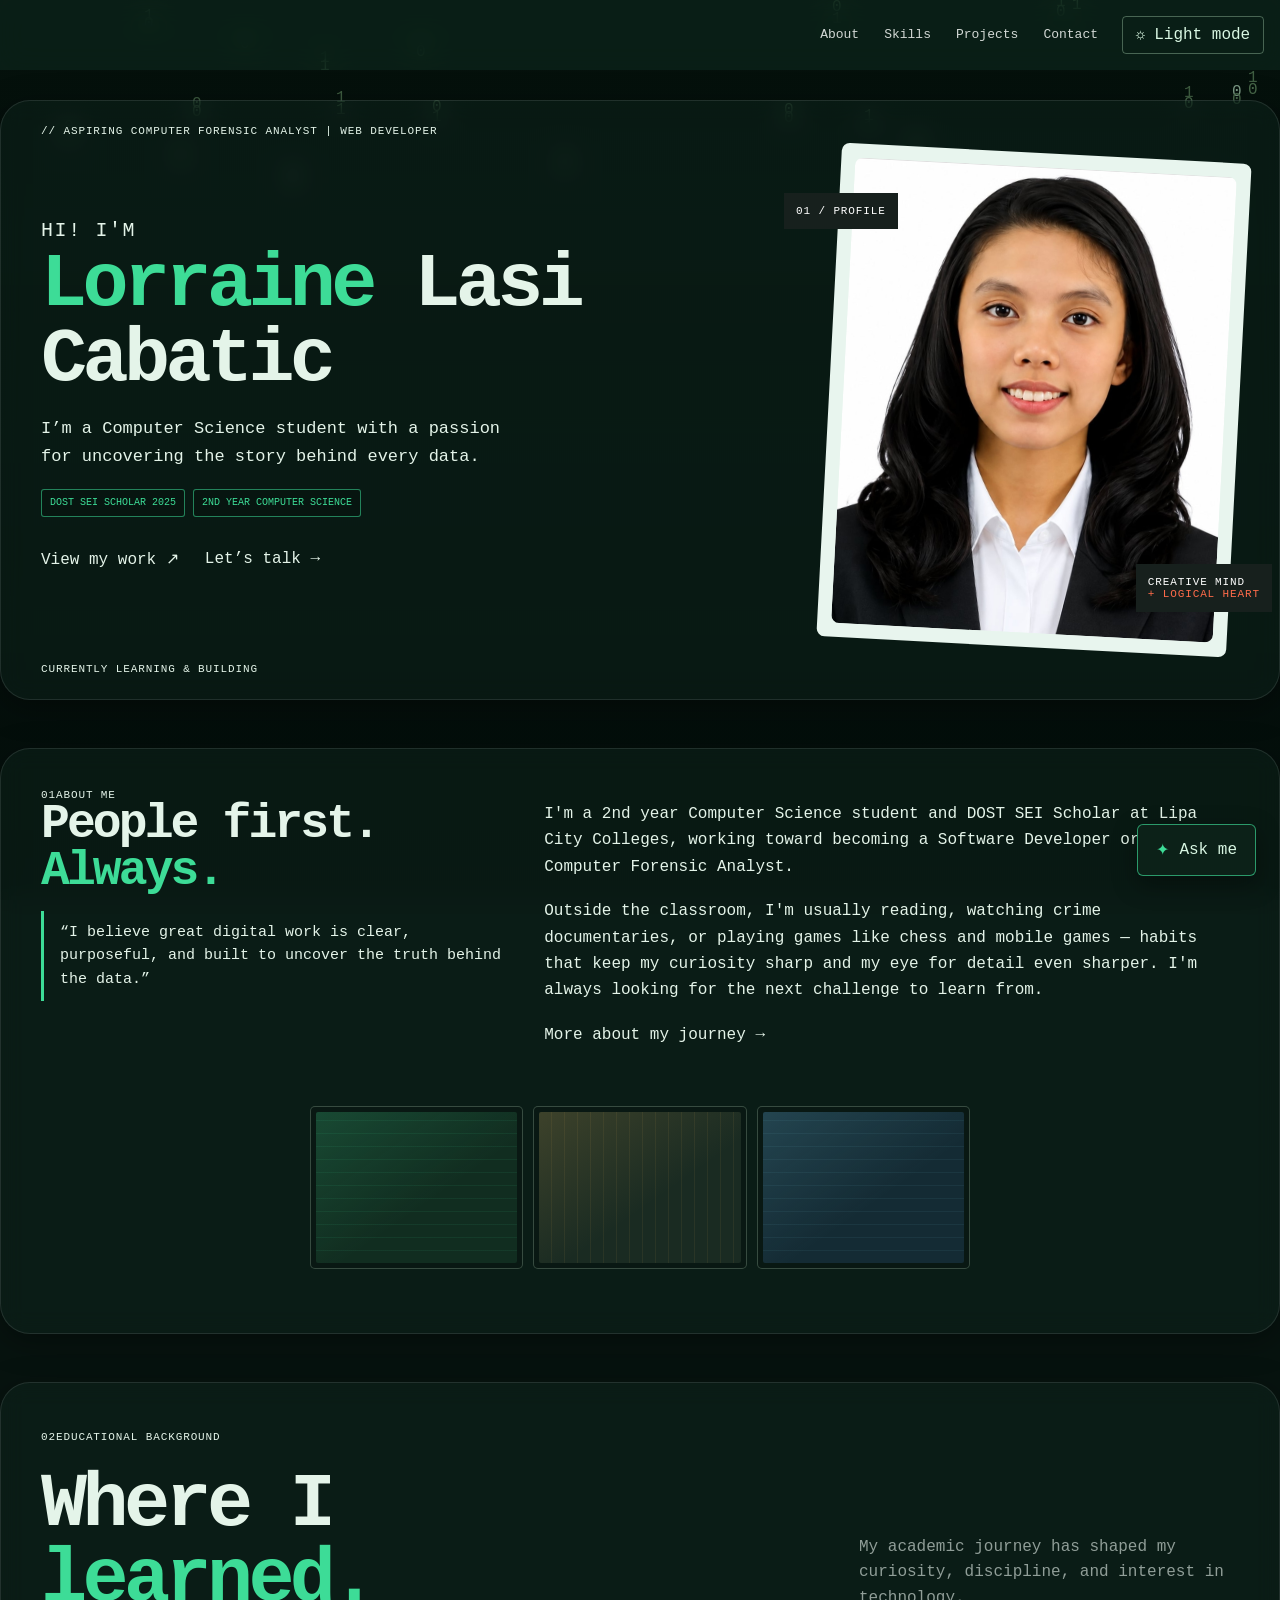
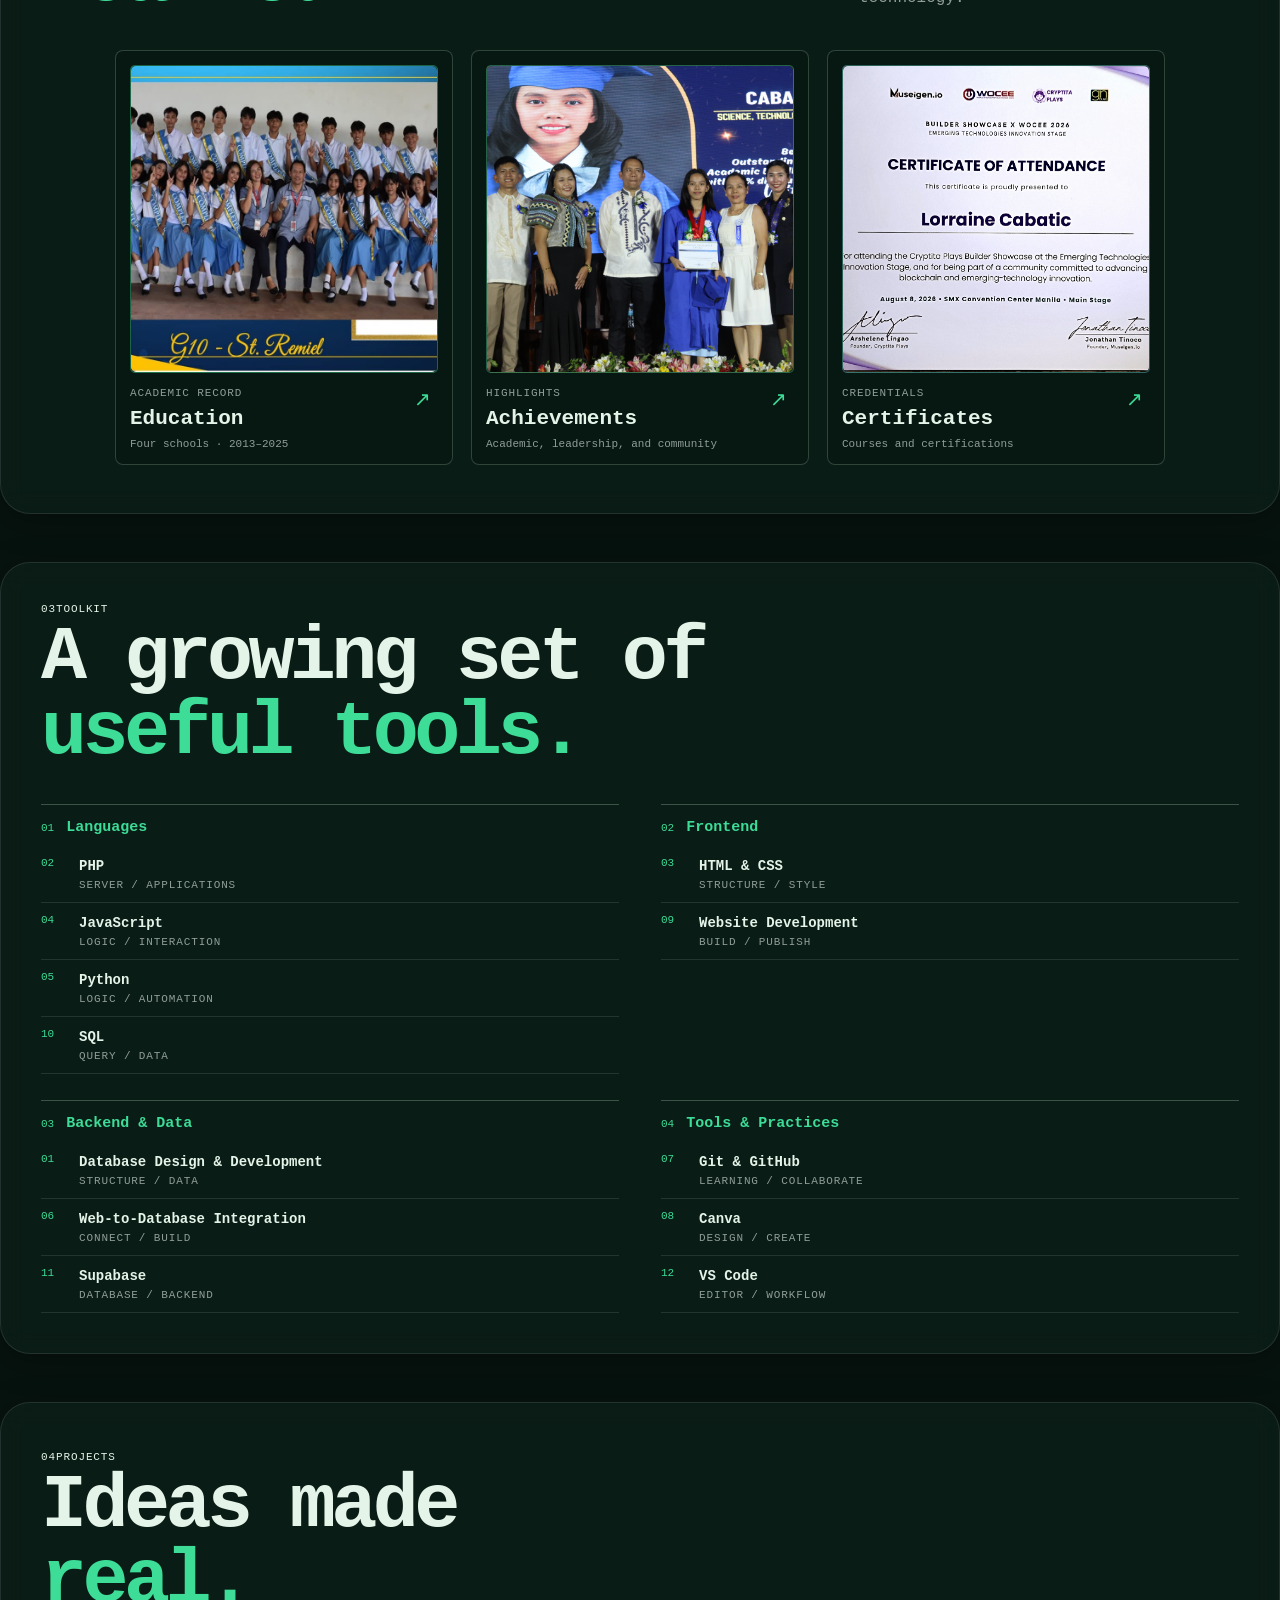
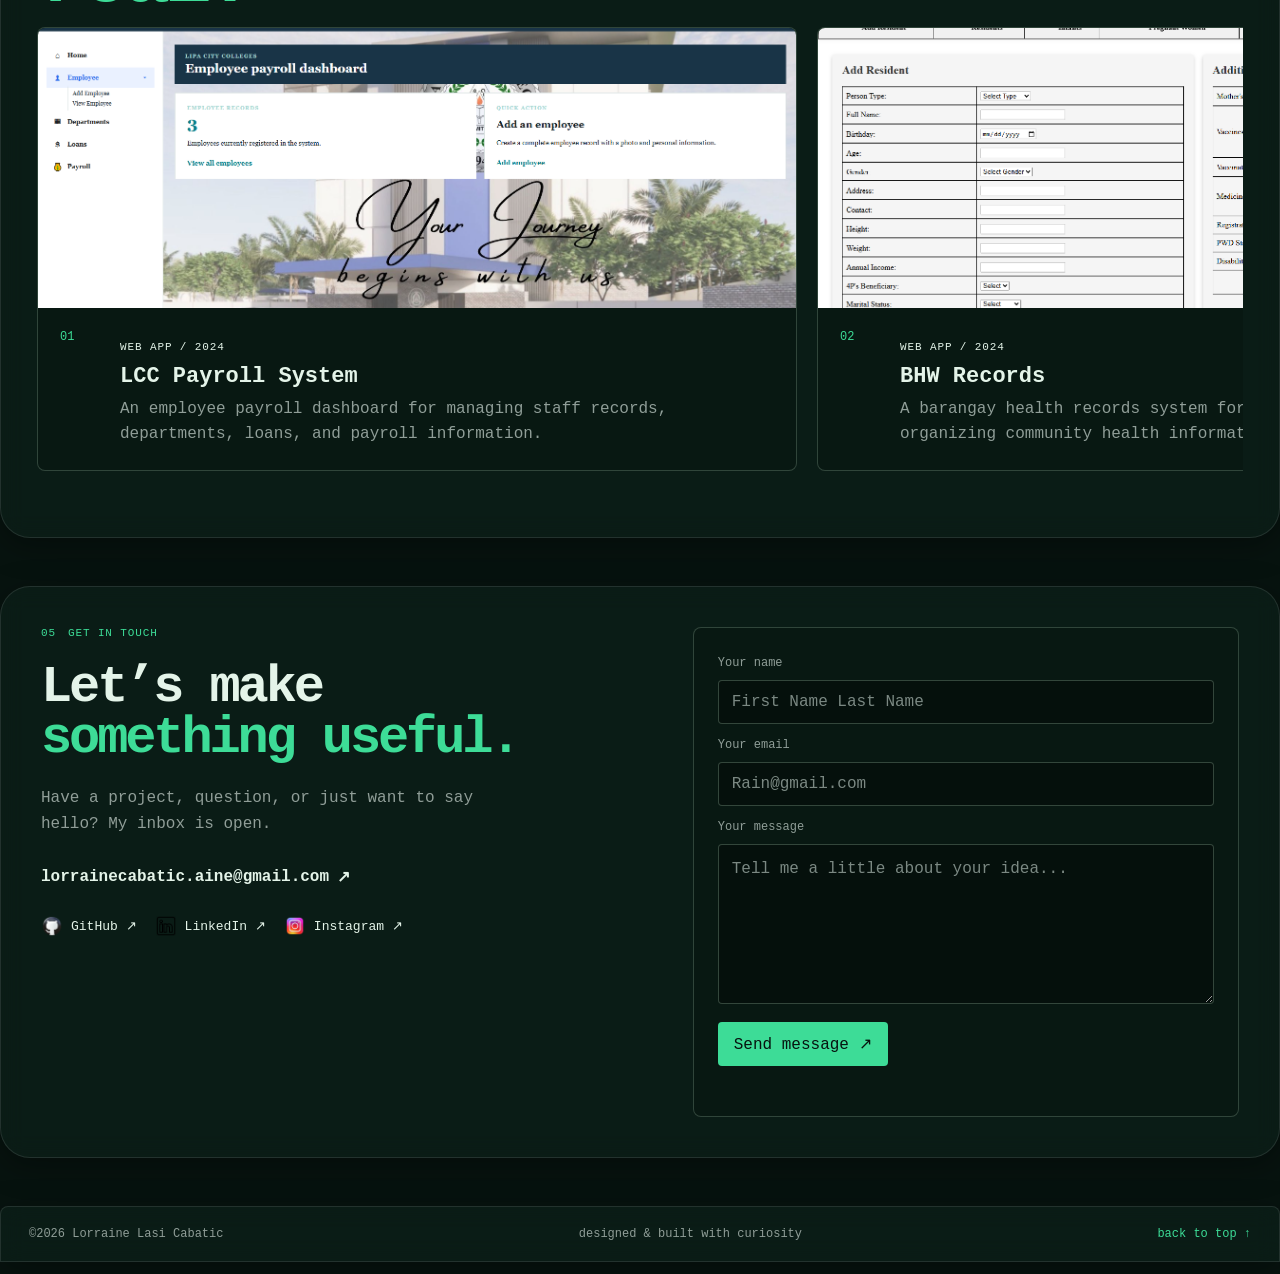
<file: index.html>
<!DOCTYPE html>
<html lang="en">
<head>
    <meta charset="UTF-8">
    <meta name="viewport" content="width=device-width, initial-scale=1.0">
    <title>Document</title>
    <link rel="stylesheet" href="style.css">
    <script src="script.js" defer></script>
</head>
<body>
    <div class="loading-screen" role="status" aria-live="polite" aria-label="Loading portfolio">
        <div class="loading-content">
            <p class="loading-kicker"><span>LORRAINE CABATIC</span><span>PORTFOLIO / 01</span></p>
            <p class="loading-title">DECODING<br><span>DATA</span></p>
            <div class="loading-track" aria-hidden="true"><span class="loading-progress"></span></div>
            <div class="loading-meta"><span>INITIALIZING ARCHIVE</span><span aria-hidden="true">0101 / 1010</span></div>
        </div>
    </div>
    <canvas class="binary-background" aria-hidden="true"></canvas>
    <header class="site-header">
    <nav>
        <button class="nav-menu-toggle" type="button" aria-label="Open navigation menu" aria-expanded="false" aria-controls="primary-navigation" title="Open navigation">
            <span class="nav-menu-icon" aria-hidden="true"><span></span><span></span><span></span></span>
        </button>
        <div class="nav-links">
            <a href="#about">About</a>
            <a href="#skills">Skills</a>
            <a href="#projects">Projects</a>
            <a href="#contact">Contact</a>
        </div>
        <button class="theme-toggle" type="button" aria-label="Switch to light mode" aria-pressed="false" title="Toggle light and dark mode">
            <span class="theme-icon" aria-hidden="true">☼</span>
            <span class="theme-label">Light mode</span>
        </button>
    </nav>
    </header>

    <main>
        <section class="home container" id="home">
            <div class="home-copy reveal">
                <p class="eyebrow">// Aspiring Computer Forensic Analyst | Web Developer</p>
                <div><p class="hello"> Hi! I'm </p>
                <h1><em>Lorraine</em> Lasi Cabatic</h1></div>
                <p class="home-intro">I’m a Computer Science student with a passion for uncovering the story behind every data.</p>
                <div class="binary-boxes" aria-hidden="true">
                    <span>DOST SEI SCHOLAR 2025</span>
                    <span>2ND YEAR COMPUTER SCIENCE</span>
                </div>
                
                <div class="home-actions">
                    <a class="button button-primary" href="#projects">View my work <span>↗</span></a>
                    <a class="text-link" href="#contact">Let’s talk <span>→</span></a>
                </div>
                <p class="status"><span class="pulse"></span> currently learning & building</p>
            </div>
            <div class="home-visual reveal">
                <div class="image-frame"><img src="Profile.jpg" alt="Portrait placeholder for Lorraine Cabatic"></div>
                <div class="visual-tag tag-top">01 / profile</div>
                <div class="visual-tag tag-bottom">creative mind<br><span>+ logical heart</span></div>
            </div>
        </section>
        <section class="about section" id="about">
            <div class="container">
                <div class="section-label"><span>01</span><span>about me</span></div>
                <div class="about-grid">
                    <div class="about-heading">
                        <h2>People first.<br><em>Always.</em></h2>
                        <blockquote class="about-quote"><p>“I believe great digital work is clear, purposeful, and built to uncover the truth behind the data.”</p></blockquote>
                    </div>
                    <div class="about-copy">
                        <p>I'm a 2nd year Computer Science student and DOST SEI Scholar at Lipa City Colleges, working toward becoming a Software Developer or a Computer Forensic Analyst.</p>
                        <p>Outside the classroom, I'm usually reading, watching crime documentaries, or playing games like chess and mobile games — habits that keep my curiosity sharp and my eye for detail even sharper. I'm always looking for the next challenge to learn from.</p>
                        <a class="text-link" href="#education">More about my journey <span>→</span></a>
                    </div>
                    <div class="experience-photos" aria-label="Memorable experiences">
                        <figure class="experience-photo-frame"><div class="experience-photo-placeholder" role="img" aria-label="Memorable experience photo placeholder 1"></div></figure>
                        <figure class="experience-photo-frame"><div class="experience-photo-placeholder" role="img" aria-label="Memorable experience photo placeholder 2"></div></figure>
                        <figure class="experience-photo-frame"><div class="experience-photo-placeholder" role="img" aria-label="Memorable experience photo placeholder 3"></div></figure>
                    </div>
                </div>
            </div>
        </section>

        <section class="education section container" id="education">
            <div class="section-label"><span>02</span><span>educational background</span></div>
            <div class="education-heading"><h2>Where I<br><em>learned.</em></h2><p>My academic journey has shaped my curiosity, discipline, and interest in technology.</p></div>
            <div class="education-cards">
                <button class="education-card" type="button" data-open-dialog="education-dialog" aria-haspopup="dialog">
                    <span class="education-photo-slot"><img class="education-card-image" src="Edu2.jpeg" alt="Lorraine receiving recognition at her school moving-up ceremony"></span>
                    <span class="education-card-copy"><span class="education-card-kicker">Academic record</span><strong>Education</strong><span>Four schools · 2013–2025</span></span>
                    <span class="education-card-arrow" aria-hidden="true">↗</span>
                </button>
                <button class="education-card" type="button" data-open-dialog="achievements-dialog" aria-haspopup="dialog">
                    <span class="education-photo-slot achievement-photo-slot"><img class="education-card-image" src="Ach1.JPG" alt="Lorraine celebrating with classmates at graduation"></span>
                    <span class="education-card-copy"><span class="education-card-kicker">Highlights</span><strong>Achievements</strong><span>Academic, leadership, and community</span></span>
                    <span class="education-card-arrow" aria-hidden="true">↗</span>
                </button>
                <button class="education-card" type="button" data-open-dialog="certificates-dialog" aria-haspopup="dialog">
                    <span class="education-photo-slot certificate-photo-slot"><img class="education-card-image" src="Cert 2.jpg" alt="Lorraine and classmates displaying event certificates"></span>
                    <span class="education-card-copy"><span class="education-card-kicker">Credentials</span><strong>Certificates</strong><span>Courses and certifications</span></span>
                    <span class="education-card-arrow" aria-hidden="true">↗</span>
                </button>
            </div>

            <dialog class="education-dialog" id="education-dialog" aria-labelledby="education-dialog-title">
                <div class="education-dialog-panel">
                    <div class="education-dialog-heading">
                        <div><p class="education-card-kicker">Academic record</p><h2 id="education-dialog-title">Education</h2></div>
                        <button class="education-dialog-close" type="button" aria-label="Close education details">×</button>
                    </div>
                    <div class="education-dialog-content">
                        <div class="education-dialog-media">
                            <div class="education-gallery" data-gallery role="region" aria-label="Education photos">
                                <div class="education-gallery-track" tabindex="0" aria-label="Swipe or scroll through education photos">
                                    <div class="education-gallery-slide"><img class="education-gallery-image" src="Edu1.jpeg" alt="Students gathered for a school celebration"></div>
                                    <div class="education-gallery-slide"><img class="education-gallery-image" src="Edu2.jpeg" alt="Students at an eighth-grade moving-up ceremony"></div>
                                </div>
                                <div class="education-gallery-controls">
                                    <button class="education-gallery-arrow" type="button" data-gallery-previous aria-label="Previous education photo" title="Previous photo">←</button>
                                    <div class="education-gallery-dots" role="group" aria-label="Education photo pages">
                                        <button class="education-gallery-dot" type="button" data-gallery-page="0" aria-label="Show education photo 1" aria-current="true"></button>
                                        <button class="education-gallery-dot" type="button" data-gallery-page="1" aria-label="Show education photo 2"></button>
                                    </div>
                                    <button class="education-gallery-arrow" type="button" data-gallery-next aria-label="Next education photo" title="Next photo">→</button>
                                </div>
                            </div>
                            <p class="education-dialog-description">A record of my studies from elementary through senior high school, including the schools and milestones that shaped my path in computer science.</p>
                        </div>
                        <div class="education-dialog-list">
                            <article class="education-item"><span class="education-years">2013–2019</span><div><h3>Elementary</h3><p>Sto. Toribio Elementary School</p></div></article>
                            <article class="education-item"><span class="education-years">2019–2021</span><div><h3>Junior High School</h3><p>The Mabini Academy</p></div></article>
                            <article class="education-item"><span class="education-years">2021–2023</span><div><h3>Junior High School</h3><p>San Celestino Integrated National High School</p><small>Graduated among the top 5</small></div></article>
                            <article class="education-item"><span class="education-years">2023–2025</span><div><h3>Senior High School</h3><p>San Celestino Integrated National High School</p><small>Graduated among the top 5</small></div></article>
                        </div>
                    </div>
                </div>
            </dialog>

            <dialog class="education-dialog" id="achievements-dialog" aria-labelledby="achievements-dialog-title">
                <div class="education-dialog-panel">
                    <div class="education-dialog-heading">
                        <div><p class="education-card-kicker">Highlights</p><h2 id="achievements-dialog-title">Achievements</h2></div>
                        <button class="education-dialog-close" type="button" aria-label="Close achievement details">×</button>
                    </div>
                    <div class="education-dialog-content">
                        <div class="education-dialog-media">
                            <div class="education-gallery" data-gallery role="region" aria-label="Achievement photos">
                                <div class="education-gallery-track" tabindex="0" aria-label="Swipe or scroll through achievement photos">
                                    <div class="education-gallery-slide"><img class="education-gallery-image" src="Ach1.JPG" alt="Lorraine with classmates at a graduation celebration"></div>
                                    <div class="education-gallery-slide"><img class="education-gallery-image" src="Ach2.jpeg" alt="Students recognized at a school awards ceremony"></div>
                                    <div class="education-gallery-slide"><img class="education-gallery-image" src="Edu3.jpg" alt="Students celebrating an academic achievement"></div>
                                    <div class="education-gallery-slide"><img class="education-gallery-image" src="Ach3.jpg" alt="Lorraine and classmates at the WOCEE technology expo"></div>
                                </div>
                                <div class="education-gallery-controls">
                                    <button class="education-gallery-arrow" type="button" data-gallery-previous aria-label="Previous achievement photo" title="Previous photo">←</button>
                                    <div class="education-gallery-dots" role="group" aria-label="Achievement photo pages">
                                        <button class="education-gallery-dot" type="button" data-gallery-page="0" aria-label="Show achievement photo 1" aria-current="true"></button>
                                        <button class="education-gallery-dot" type="button" data-gallery-page="1" aria-label="Show achievement photo 2"></button>
                                        <button class="education-gallery-dot" type="button" data-gallery-page="2" aria-label="Show achievement photo 3"></button>
                                        <button class="education-gallery-dot" type="button" data-gallery-page="3" aria-label="Show achievement photo 4"></button>
                                    </div>
                                    <button class="education-gallery-arrow" type="button" data-gallery-next aria-label="Next achievement photo" title="Next photo">→</button>
                                </div>
                            </div>
                            <p class="education-dialog-description">Academic honors, student leadership, and competition milestones from my years in school and college.</p>
                        </div>
                        <div class="achievement-dialog-list">
                            <article class="achievement-item"><span>2026–2027</span><p>JPCS – LCC Chapter Secretary</p></article>
                            <article class="achievement-item"><span>2025–2026</span><p>2nd Semester Dean’s Lister</p></article>
                            <article class="achievement-item"><span>2021–2025</span><p>Consistent Honor Student</p></article>
                            <article class="achievement-item"><span>2024–2025</span><p>Math Club President</p></article>
                            <article class="achievement-item"><span>2023–2025</span><p>Student Athlete</p></article>
                            <article class="achievement-item"><span>2023</span><p>ADL Young Master’s Quiz Bee Season 4 – 3rd Place</p></article>
                            <article class="achievement-item"><span>2021</span><p>Math Oral Competition Champion, Grade 9 Level</p></article>
                        </div>
                    </div>
                </div>
            </dialog>

            <dialog class="education-dialog" id="certificates-dialog" aria-labelledby="certificates-dialog-title">
                <div class="education-dialog-panel">
                    <div class="education-dialog-heading">
                        <div><p class="education-card-kicker">Credentials</p><h2 id="certificates-dialog-title">Certificates</h2></div>
                        <button class="education-dialog-close" type="button" aria-label="Close certificate details">×</button>
                    </div>
                    <div class="education-dialog-media certificate-dialog-media">
                        <div class="education-gallery" data-gallery role="region" aria-label="Certificate photos">
                            <div class="education-gallery-track" tabindex="0" aria-label="Swipe or scroll through certificate photos">
                                <div class="education-gallery-slide certificate-gallery-slide"><img class="education-gallery-image" src="Cert 1.jpg" alt="WOCEE 2026 certificate of attendance awarded to Lorraine Cabatic"></div>
                                <div class="education-gallery-slide certificate-gallery-slide"><img class="education-gallery-image" src="Cert 2.jpg" alt="WOCEE 2026 certificate of attendance"></div>
                            </div>
                            <div class="education-gallery-controls">
                                <button class="education-gallery-arrow" type="button" data-gallery-previous aria-label="Previous certificate photo" title="Previous photo">←</button>
                                <div class="education-gallery-dots" role="group" aria-label="Certificate photo pages">
                                    <button class="education-gallery-dot" type="button" data-gallery-page="0" aria-label="Show certificate photo 1" aria-current="true"></button>
                                    <button class="education-gallery-dot" type="button" data-gallery-page="1" aria-label="Show certificate photo 2"></button>
                                </div>
                                <button class="education-gallery-arrow" type="button" data-gallery-next aria-label="Next certificate photo" title="Next photo">→</button>
                            </div>
                        </div>
                        <p class="education-dialog-description">A collection of certificates and course credentials from my ongoing learning.</p>
                    </div>
                </div>
            </dialog>
        </section>

        <section class="skills section" id="skills">
            <div class="container">
                <div class="section-label"><span>03</span><span>toolkit</span></div>
                <h2>A growing set of<br><em>useful tools.</em></h2>
                <div class="toolkit-groups">
                    <div class="toolkit-group">
                        <h3><span>01</span>Languages</h3>
                        <div class="toolkit-items">
                            <div class="skill-item"><span>02</span><div><strong>PHP</strong><small>server / applications</small></div></div>
                            <div class="skill-item"><span>04</span><div><strong>JavaScript</strong><small>logic / interaction</small></div></div>
                            <div class="skill-item"><span>05</span><div><strong>Python</strong><small>logic / automation</small></div></div>
                            <div class="skill-item"><span>10</span><div><strong>SQL</strong><small>query / data</small></div></div>
                        </div>
                    </div>
                    <div class="toolkit-group">
                        <h3><span>02</span>Frontend</h3>
                        <div class="toolkit-items">
                            <div class="skill-item"><span>03</span><div><strong>HTML &amp; CSS</strong><small>structure / style</small></div></div>
                            <div class="skill-item"><span>09</span><div><strong>Website Development</strong><small>build / publish</small></div></div>
                        </div>
                    </div>
                    <div class="toolkit-group">
                        <h3><span>03</span>Backend &amp; Data</h3>
                        <div class="toolkit-items">
                            <div class="skill-item"><span>01</span><div><strong>Database Design &amp; Development</strong><small>structure / data</small></div></div>
                            <div class="skill-item"><span>06</span><div><strong>Web-to-Database Integration</strong><small>connect / build</small></div></div>
                            <div class="skill-item"><span>11</span><div><strong>Supabase</strong><small>database / backend</small></div></div>
                        </div>
                    </div>
                    <div class="toolkit-group">
                        <h3><span>04</span>Tools &amp; Practices</h3>
                        <div class="toolkit-items">
                            <div class="skill-item"><span>07</span><div><strong>Git &amp; GitHub</strong><small>learning / collaborate</small></div></div>
                            <div class="skill-item"><span>08</span><div><strong>Canva</strong><small>design / create</small></div></div>
                            <div class="skill-item"><span>12</span><div><strong>VS Code</strong><small>editor / workflow</small></div></div>
                        </div>
                    </div>
                </div>
            </div>
        </section>

        <section class="projects section container" id="projects">
            <div class="section-label"><span>04</span><span>Projects</span></div>
            <div class="projects-heading"><h2>Ideas made<br><em>real.</em></h2></div>
            <div class="project-grid">
                <article class="project-card project-one" tabindex="0" role="button" aria-haspopup="dialog" aria-label="Open LCC Payroll System details" data-open-dialog="payroll-project-dialog">
                    <img class="project-image" src="Payrollsys.png" alt="LCC Payroll System employee payroll dashboard interface">
                    <div class="project-details">
                        <div class="project-number">01</div>
                        <div><p class="project-type">web app / 2024</p><h3>LCC Payroll System</h3><p>An employee payroll dashboard for managing staff records, departments, loans, and payroll information.</p></div>
                    </div>
                </article>
                <article class="project-card project-two" tabindex="0" role="button" aria-haspopup="dialog" aria-label="Open BHW Records details" data-open-dialog="bhw-project-dialog">
                    <img class="project-image" src="bhw.png" alt="Barangay e-Health Records resident registration interface">
                    <div class="project-details">
                        <div class="project-number">02</div>
                        <div><p class="project-type">web app / 2024</p><h3>BHW Records</h3><p>A barangay health records system for registering residents and organizing community health information.</p></div>
                    </div>
                </article>
            </div>
            <dialog class="education-dialog project-dialog" id="payroll-project-dialog" aria-labelledby="payroll-project-title">
                <div class="education-dialog-panel">
                    <div class="education-dialog-heading">
                        <div><p class="education-card-kicker">Web app / 2024</p><h2 id="payroll-project-title">LCC Payroll System</h2></div>
                        <button class="education-dialog-close" type="button" aria-label="Close LCC Payroll System details">×</button>
                    </div>
                    <img class="project-dialog-image" src="Payrollsys.png" alt="LCC Payroll System employee payroll dashboard">
                    <p class="project-dialog-description">A payroll dashboard for managing employee records, departments, loans, and payroll information.</p>
                </div>
            </dialog>
            <dialog class="education-dialog project-dialog" id="bhw-project-dialog" aria-labelledby="bhw-project-title">
                <div class="education-dialog-panel">
                    <div class="education-dialog-heading">
                        <div><p class="education-card-kicker">Web app / 2024</p><h2 id="bhw-project-title">BHW Records</h2></div>
                        <button class="education-dialog-close" type="button" aria-label="Close BHW Records details">×</button>
                    </div>
                    <img class="project-dialog-image" src="bhw.png" alt="Barangay e-Health Records resident registration interface">
                    <p class="project-dialog-description">A barangay health records system for registering residents and organizing community health information.</p>
                </div>
            </dialog>
        </section>

        <button class="chat-launcher" type="button" aria-label="Open Lorraine's assistant" aria-controls="chat-modal" aria-expanded="false"><span class="chat-launcher-icon">✦</span><span>Ask me</span></button>
        <div class="chat-modal" id="chat-modal" role="dialog" aria-labelledby="chat-title" hidden>
            <div class="chat-dialog">
                <div class="chat-dialog-heading">
                    <div>
                        <p class="chat-kicker"><span class="online-dot"></span> lorraine_bot <span class="chat-status">online</span></p>
                        <h2 id="chat-title">Ask me anything.</h2>
                    </div>
                    <button class="chat-close" type="button" aria-label="Close assistant" data-close-chat>×</button>
                </div>
                <p class="chat-dialog-intro">I can tell you about Lorraine's studies, skills, and contact details.</p>
                <div class="chat-window">
                    <div class="chat-messages" aria-live="polite">
                        <div class="bot-message">Hi! I’m Lorraine’s mini assistant. What would you like to know?</div>
                    </div>
                    <div class="quick-questions">
                        <button type="button" data-question="What do you study?">What do you study?</button>
                        <button type="button" data-question="What are your skills?">Your skills?</button>
                        <button type="button" data-question="How can I contact you?">Contact details?</button>
                    </div>
                    <form class="chat-form">
                        <input type="text" placeholder="Ask me something..." aria-label="Ask about Lorraine">
                        <button type="submit" aria-label="Send question">↑</button>
                    </form>
                </div>
            </div>
        </div>

        <section class="contact section" id="contact"><div class="container contact-grid">
            <div>
                <div class="section-label">
                    <span>05</span><span>get in touch</span>
                </div>
                <h2>Let’s make<br><em>something useful.</em></h2>
                <p>Have a project, question, or just want to say hello? My inbox is open.</p>
                <a class="email" href="mailto:lorrainecabatic.aine@gmail.com">lorrainecabatic.aine@gmail.com <span>↗</span></a>
                <div class="socials">
                    <a class="github-link" href="https://github.com/RAINEEEE-ASI" target="_blank" rel="noreferrer"><img class="social-logo" src="github.png" alt=""> GitHub ↗</a>
                    <a class="linkedin-link" href="https://www.linkedin.com/in/lorraine-cabatic-2728a6435/" target="_blank" rel="noreferrer"><img class="social-logo" src="linkedin.png" alt=""> LinkedIn ↗</a>
                    <a class="instagram-link" href="https://www.instagram.com/aine_asi/" target="_blank" rel="noreferrer"><img class="social-logo" src="instagram.png" alt=""> Instagram ↗</a>
                </div>
            </div>
            <form class="contact-form">
                <label for="name">Your name</label>
                <input id="name" type="text" placeholder="First Name Last Name" required>
                <label for="email">Your email</label>
                <input id="email" type="email" placeholder="Rain@gmail.com" required>
                <label for="message">Your message</label>
                <textarea id="message" rows="4" placeholder="Tell me a little about your idea..." required></textarea>
                <button class="button button-primary" type="submit">Send message <span>↗</span></button>
                <p class="form-note" aria-live="polite"></p>
            </form>
        </div>
    </section>
    </main>
    <footer class="footer container">
    <span>©2026 Lorraine Lasi Cabatic</span>
    <span>designed & built with curiosity</span>
    <a href="#home">back to top ↑</a>
</footer>
</body>
</html>
</file>
<file: style.css>
:root {
  --ink: #17201d;
  --paper: white;
  --muted: #909e98;
  --line: #cbd1c9;
  --acid: #FF6B4A;
  --orange: #3DDC97;
  --dark: #17201d;
  --grayishwhite: #d2d8d5;
}

* {
	box-sizing: border-box;
}

html, body {
	min-height: 100%;
	margin: 0;
}

body {
	min-height: 100vh;
	overflow-x: hidden;
	background: #07130f;
	color: #e4f4e9;
	cursor: url("data:image/svg+xml,%3Csvg xmlns='http://www.w3.org/2000/svg' width='32' height='32' viewBox='0 0 32 32'%3E%3Ccircle cx='12' cy='12' r='8' fill='none' stroke='%2307130f' stroke-width='4'/%3E%3Cpath d='m18 18 9 9' fill='none' stroke='%2307130f' stroke-width='5' stroke-linecap='round'/%3E%3Ccircle cx='12' cy='12' r='8' fill='none' stroke='%23e4f4e9' stroke-width='2.5'/%3E%3Cpath d='m18 18 9 9' fill='none' stroke='%23e4f4e9' stroke-width='2.5' stroke-linecap='round'/%3E%3C/svg%3E") 12 12, auto;
	font-family: "Courier New", monospace;
}

.loading-screen {
  position: fixed;
  inset: 0;
  z-index: 1000;
  display: grid;
  place-items: center;
  padding: 24px;
  background: #07130f;
  color: #e4f4e9;
  opacity: 1;
  visibility: visible;
  transition: opacity 420ms ease, visibility 0s linear 420ms;
}

.loading-screen.is-hidden {
  opacity: 0;
  visibility: hidden;
  pointer-events: none;
}

.loading-content {
  width: min(100%, 480px);
}

.loading-kicker,
.loading-meta {
  display: flex;
  justify-content: space-between;
  gap: 16px;
  margin: 0;
  color: #9bad9f;
  font-size: 11px;
  letter-spacing: 0.08em;
}

.loading-title {
  margin: 36px 0 28px;
  font-size: 64px;
  font-weight: 700;
  line-height: 0.9;
}

.loading-title span {
  color: #3ddc97;
}

.loading-track {
  height: 2px;
  overflow: hidden;
  background: rgb(190 231 199 / 20%);
}

.loading-progress {
  display: block;
  width: 100%;
  height: 100%;
  background: #3ddc97;
  transform: scaleX(0);
  transform-origin: left;
  animation: loading-fill 1.6s cubic-bezier(0.45, 0, 0.2, 1) forwards;
}

.loading-meta {
  margin-top: 12px;
}

@keyframes loading-fill {
  to { transform: scaleX(1); }
}

@media (max-width: 480px) {
  .loading-title {
    font-size: 48px;
  }
}

@media (prefers-reduced-motion: reduce) {
  .loading-screen {
    transition: none;
  }

  .loading-progress {
    transform: scaleX(1);
    animation: none;
  }
}

a {
  color: inherit;
  text-decoration: none;
}

.binary-background {
	position: fixed;
	inset: 0;
	z-index: 0;
	display: block;
	width: 100%;
	height: 100%;
	pointer-events: none;
}

body::after {
	position: fixed;
	inset: 0;
	z-index: 1;
	background: linear-gradient(180deg, rgb(4 13 10 / 30%), rgb(4 13 10 / 58%));
	content: "";
	pointer-events: none;
}

/* Site Header */

.site-header {
  position: fixed;
  width: 100%;
  top: 0;
  z-index: 10;
  background: rgba(16, 40, 31, 0.6);
  backdrop-filter: blur(14px) saturate(140%);
}

nav,
main {
	position: relative;
	z-index: 2;
}

main {
  padding-top: 100px;
}

nav {
	display: flex;
  align-items: center;
	justify-content: flex-end;
  gap: 24px;
	padding: 1rem;
}

.nav-menu-toggle {
  display: none;
  width: 44px;
  height: 44px;
  place-items: center;
  border: 1px solid rgb(190 231 199 / 35%);
  border-radius: 4px;
  background: transparent;
  color: inherit;
  cursor: pointer;
}

.nav-menu-icon,
.nav-menu-icon span {
  display: block;
  width: 19px;
}

.nav-menu-icon {
  display: grid;
  gap: 5px;
}

.nav-menu-icon span {
  height: 2px;
  border-radius: 2px;
  background: currentColor;
}

.nav-menu-toggle:focus-visible {
  outline: 2px solid var(--orange);
  outline-offset: 2px;
}

.nav-links {
  display: flex;
  align-items: center;
  gap: 25px;
  font-size: 13px;
  color: var(--grayishwhite);
}

.nav-links a:hover, .text-link:hover, .project-link:hover {
  color: var(--orange);  
}

/* Theme Toggle */

.theme-toggle {
	display: inline-flex;
	align-items: center;
	gap: 0.55rem;
	padding: 0.55rem 0.8rem;
	border: 1px solid rgb(190 231 199 / 35%);
	border-radius: 4px;
	background: transparent;
	color: #d9f7e3;
	font: inherit;
	cursor:auto;   
}

.theme-toggle:focus-visible {
	outline: 2px solid currentColor;
	outline-offset: 3px;
}

.chat-launcher {
  position: fixed;
  right: 24px;
  bottom: 24px;
  z-index: 20;
  display: inline-flex;
  align-items: center;
  gap: 10px;
  min-height: 52px;
  padding: 0 18px;
  border: 1px solid rgb(61 220 151 / 65%);
  border-radius: 6px;
  background: #0c2118;
  box-shadow: 0 8px 24px rgb(0 0 0 / 35%);
  color: #d9f7e3;
  font: inherit;
  touch-action: none;
  user-select: none;
  cursor: grab;
}

.chat-launcher:active {
  cursor: grabbing;
}

.chat-launcher-icon {
  color: var(--orange);
}

body[data-theme="light"] .chat-launcher {
  border-color: #0a7a4b;
  background: #e3f1e9;
  color: #104724;
}

.chat-modal {
  position: fixed;
  right: 24px;
  bottom: 88px;
  z-index: 19;
  width: min(360px, calc(100vw - 32px));
  height: min(560px, calc(100dvh - 112px));
  border: 1px solid rgb(190 231 199 / 24%);
  border-radius: 8px;
  background: #0b1d14;
  box-shadow: 0 18px 54px rgb(0 0 0 / 48%);
  color: #e4f4e9;
}

.chat-modal[hidden] {
  display: none;
}

.chat-dialog {
  display: flex;
  height: 100%;
  min-height: 0;
  flex-direction: column;
  overflow: hidden;
}

.chat-dialog-heading {
  display: flex;
  flex: 0 0 auto;
  align-items: center;
  justify-content: space-between;
  gap: 14px;
  padding: 16px 18px 14px;
  border-bottom: 1px solid rgb(190 231 199 / 16%);
}

.chat-kicker {
  display: flex;
  align-items: center;
  gap: 7px;
  margin: 0 0 5px;
  color: #9bad9f;
  font-size: 11px;
}

.chat-status {
  color: var(--orange);
}

.chat-dialog-heading h2 {
  margin: 0;
  font-size: 20px;
}

.chat-close {
  flex: 0 0 38px;
  width: 38px;
  height: 38px;
  border: 1px solid rgb(190 231 199 / 25%);
  border-radius: 4px;
  background: transparent;
  color: inherit;
  font: inherit;
  font-size: 24px;
  cursor: pointer;
}

.chat-close:focus-visible,
.chat-form button:focus-visible,
.quick-questions button:focus-visible {
  outline: 2px solid var(--orange);
  outline-offset: 2px;
}

.chat-dialog-intro {
  flex: 0 0 auto;
  margin: 0;
  padding: 12px 18px;
  color: #9bad9f;
  font-size: 12px;
  line-height: 1.5;
}

.chat-window {
  display: flex;
  min-height: 0;
  flex: 1;
  flex-direction: column;
  padding: 0 14px 14px;
}

.chat-messages {
  display: flex;
  min-height: 0;
  flex: 1;
  flex-direction: column;
  gap: 10px;
  overflow-y: auto;
  padding: 10px 4px 16px;
  scrollbar-width: thin;
  scrollbar-color: rgb(61 220 151 / 45%) transparent;
}

.bot-message,
.user-message {
  max-width: 86%;
  padding: 10px 12px;
  border-radius: 12px;
  font-size: 13px;
  line-height: 1.5;
  white-space: pre-wrap;
  word-break: break-word;
}

.bot-message {
  align-self: flex-start;
  border: 1px solid rgb(190 231 199 / 15%);
  border-bottom-left-radius: 3px;
  background: rgb(190 231 199 / 9%);
}

.user-message {
  align-self: flex-end;
  border-bottom-right-radius: 3px;
  background: #176943;
  color: #f1fff6;
}

.quick-questions {
  display: flex;
  flex: 0 0 auto;
  flex-wrap: wrap;
  gap: 6px;
  padding: 10px 0;
  border-top: 1px solid rgb(190 231 199 / 14%);
}

.quick-questions button {
  padding: 6px 9px;
  border: 1px solid rgb(61 220 151 / 35%);
  border-radius: 14px;
  background: transparent;
  color: inherit;
  font: inherit;
  font-size: 11px;
  cursor: pointer;
}

.chat-form {
  display: flex;
  flex: 0 0 auto;
  gap: 8px;
  padding-top: 10px;
  border-top: 1px solid rgb(190 231 199 / 14%);
}

.chat-form input {
  width: 100%;
  min-width: 0;
  padding: 10px 12px;
  border: 1px solid rgb(190 231 199 / 23%);
  border-radius: 18px;
  background: rgb(4 13 10 / 62%);
  color: inherit;
  font: inherit;
  font-size: 13px;
}

.chat-form button {
  flex: 0 0 40px;
  width: 40px;
  height: 40px;
  border: 0;
  border-radius: 50%;
  background: var(--orange);
  color: #07130f;
  font: inherit;
  font-size: 20px;
  cursor: pointer;
}

body[data-theme="light"] .chat-modal {
  border-color: #b4cbbb;
  background: #f1f7f3;
  color: #104724;
}

body[data-theme="light"] .chat-dialog-heading,
body[data-theme="light"] .quick-questions,
body[data-theme="light"] .chat-form {
  border-color: #d1e0d6;
}

body[data-theme="light"] .chat-kicker,
body[data-theme="light"] .chat-dialog-intro {
  color: #52685a;
}

body[data-theme="light"] .chat-close,
body[data-theme="light"] .quick-questions button {
  border-color: #b4cbbb;
}

body[data-theme="light"] .bot-message {
  border-color: #d1e0d6;
  background: #e6f0e9;
}

body[data-theme="light"] .user-message {
  background: #176943;
  color: #fff;
}

body[data-theme="light"] .chat-form input {
  border-color: #b4cbbb;
  background: #fff;
  color: #104724;
}

@media (max-width: 480px) {
  .chat-modal {
    right: 16px;
    bottom: 82px;
    width: calc(100vw - 32px);
    height: min(560px, calc(100dvh - 104px));
  }
}

a {
  color: inherit;
  text-decoration: none;
}
/* sections */
.container {
  width: min(1280px, calc(100%));
  margin: auto;
  background: rgba(20, 52, 40, 0.30);
  backdrop-filter: blur(12px);
  border:1px solid rgba(255, 255, 255, 0.10);
  box-shadow: 0 8px 32px rgba(0, 0, 0, 0.35);
  border-radius: 30px;
}

.section {
  padding: 48px 0;
}

.section > .container {
  padding: 40px;
}

.section.container {
  padding-right: 40px;
  padding-left: 40px;
}
/* home */

.eyebrow, .section-label, .project-type, .status, .visual-tag, .chat-top, .skill-item small, .form-note .hello{

  font: 11px 'DM Mono', monospace;
  text-transform: uppercase;
  letter-spacing: .08em;
}

.hello{
  
  font: 20px 'DM Mono', monospace;
  text-transform: uppercase;
  letter-spacing: .08em;
  margin-bottom: 0;
}

.binary-boxes {
  display: flex;
  gap: 8px;
  margin: 18px 0 0;
}

.binary-boxes span {
  display: grid;
  width: fit-content;
  padding: 0 8px;
  height: 28px;
  place-items: center;
  border: 1px solid rgb(61 220 151 / 55%);
  border-radius: 3px;
  background: rgb(7 19 15 / 45%);
  color: var(--orange);
  font-size: 10px;
}

.home {
  position: relative;
  min-height: 600px;
  display: grid;
  grid-template-columns: 1fr .7fr;
  align-items: center;
  /* gap: 10%; */
  padding: 40px;
}

.home-copy .eyebrow,
.home-copy .status {
  position: absolute;
  z-index: 1;
  margin: 0;
}

.home-copy .eyebrow {
  top: 24px;
  right: 40px;
  left: 40px;
}

.home-copy .status {
  bottom: 24px;
  left: 40px;
}

.home h1, h2 {
  margin: 5px 20px 0 0;
  font-size: clamp(42px, 6vw, 78px);
  line-height: .98;
  letter-spacing: -.06em;
}

.home h1 em, h2 em {
  color: var(--orange);
  font-style: normal;
}

.home-intro {
  max-width: 480px;
  font-size: 17px;
  line-height: 1.65;
}

.home-actions {
  display: flex;
  align-items: center;
  gap: 26px;
  margin: 32px 0;
}

.home-visual {
  position: relative;
  justify-self: end;
  width: min(100%, 410px);
}

.toolkit-groups {
  display: grid;
  grid-template-columns: repeat(2, minmax(0, 1fr));
  gap: 26px 42px;
  margin-top: 34px;
}

.toolkit-group {
  min-width: 0;
  padding-top: 14px;
  border-top: 1px solid rgb(190 231 199 / 28%);
}

.toolkit-group h3 {
  display: flex;
  align-items: baseline;
  gap: 12px;
  margin: 0 0 10px;
  color: var(--orange);
  font-size: 15px;
}

.toolkit-group h3 span {
  font-size: 11px;
  font-weight: 400;
}

.toolkit-items {
  display: grid;
}

.skill-item {
  display: grid;
  grid-template-columns: 28px minmax(0, 1fr);
  gap: 10px;
  padding: 11px 0;
  border-bottom: 1px solid rgb(190 231 199 / 13%);
}

.skill-item > span {
  color: var(--orange);
  font-size: 11px;
}

.skill-item > div {
  min-width: 0;
}

.skill-item strong {
  font-size: 14px;
}

.skill-item small {
  display: block;
  margin-top: 4px;
  color: var(--muted);
}

.about-grid {
  display: grid;
  grid-template-columns: minmax(0, 0.8fr) minmax(0, 1.2fr);
  align-items: start;
  gap: 40px;
}

.about-grid h2 {
  margin: 0;
  font-size: 48px;
}

.about-heading {
  min-width: 0;
}

.about-copy {
  max-width: 760px;
  line-height: 1.65;
}

.about-copy > p {
  margin: 0 0 18px;
}

.experience-photos {
  grid-column: 1 / -1;
}

.about-quote {
  margin: 16px 0 0;
  padding: 10px 0 10px 16px;
  border-left: 3px solid var(--orange);
  background: transparent;
}

.about-quote p {
  margin: 0;
  font-size: 15px;
  line-height: 1.55;
}

.experience-photos {
  display: grid;
  grid-template-columns: repeat(3, minmax(0, 1fr));
  gap: 10px;
  width: 100%;
  max-width: 660px;
  margin: 18px auto 24px;
}

.experience-photo-frame {
  margin: 0;
  padding: 5px;
  border: 1px solid rgb(190 231 199 / 25%);
  border-radius: 5px;
  background: rgb(7 19 15 / 30%);
}

.experience-photo-placeholder {
  width: 100%;
  aspect-ratio: 4 / 3;
  border-radius: 2px;
  background-color: #112d20;
  background-image: linear-gradient(145deg, rgb(61 220 151 / 16%), transparent 58%), repeating-linear-gradient(0deg, transparent 0 12px, rgb(61 220 151 / 8%) 12px 13px);
}

.experience-photo-frame:nth-child(2) .experience-photo-placeholder {
  background-color: #1a2b22;
  background-image: linear-gradient(145deg, rgb(220 170 82 / 18%), transparent 58%), repeating-linear-gradient(90deg, transparent 0 12px, rgb(220 170 82 / 8%) 12px 13px);
}

.experience-photo-frame:nth-child(3) .experience-photo-placeholder {
  background-color: #142b34;
  background-image: linear-gradient(145deg, rgb(105 185 205 / 18%), transparent 58%), repeating-linear-gradient(0deg, transparent 0 12px, rgb(105 185 205 / 8%) 12px 13px);
}

body[data-theme="light"] .about-quote {
  background: transparent;
}

body[data-theme="light"] .experience-photo-frame {
  border-color: #a6cbb5;
  background: rgb(255 255 255 / 60%);
}

body[data-theme="light"] .experience-photo-placeholder {
  background-color: #d8eadf;
}

body[data-theme="light"] .experience-photo-frame:nth-child(2) .experience-photo-placeholder {
  background-color: #eee6d4;
}

body[data-theme="light"] .experience-photo-frame:nth-child(3) .experience-photo-placeholder {
  background-color: #dce9ec;
}

.education-heading {
  display: flex;
  align-items: end;
  justify-content: space-between;
  gap: 24px;
  margin: 24px 0 32px;
}

.education-heading h2 {
  margin: 0;
}

.education-heading p {
  max-width: 380px;
  margin: 0 0 6px;
  color: var(--muted);
  line-height: 1.6;
}

.education-cards {
  display: grid;
  grid-template-columns: repeat(3, minmax(0, 1fr));
  gap: 18px;
  max-width: 1050px;
  margin-inline: auto;
}

@media (min-width: 761px) and (max-width: 960px) {
	.education-cards {
		grid-template-columns: repeat(2, minmax(0, 1fr));
		max-width: 700px;
	}
}

.education-card {
  display: grid;
  grid-template-columns: minmax(0, 1fr) 24px;
  grid-template-rows: auto 1fr;
  align-items: start;
  gap: 14px;
  width: 100%;
  min-height: 250px;
  padding: 14px;
  border: 1px solid rgb(190 231 199 / 22%);
  border-radius: 8px;
  background: rgb(7 19 15 / 40%);
  color: inherit;
  text-align: left;
  font: inherit;
  cursor: pointer;
  transition: border-color 160ms ease, background-color 160ms ease, transform 160ms ease;
}

.education-card:hover {
  transform: translateY(-3px);
  border-color: var(--orange);
  background: rgb(7 19 15 / 62%);
}

.education-card:focus-visible,
.education-dialog-close:focus-visible {
  outline: 2px solid var(--orange);
  outline-offset: 3px;
}

.education-photo-slot {
  display: block;
  grid-column: 1 / -1;
  width: 100%;
  aspect-ratio: 1;
  overflow: hidden;
  border: 1px solid rgb(61 220 151 / 30%);
  border-radius: 5px;
  background-color: #112d20;
  background-image: linear-gradient(145deg, rgb(61 220 151 / 16%), transparent 58%), repeating-linear-gradient(0deg, transparent 0 14px, rgb(61 220 151 / 8%) 14px 15px);
}

.education-card-image {
	display: block;
	width: 100%;
	height: 100%;
	border-radius: inherit;
	object-fit: cover;
}

.achievement-photo-slot {
  background-color: #1a2b22;
  background-image: linear-gradient(145deg, rgb(220 170 82 / 20%), transparent 58%), repeating-linear-gradient(90deg, transparent 0 14px, rgb(220 170 82 / 8%) 14px 15px);
}

.certificate-photo-slot,
.certificate-gallery-slide {
  background-color: #222c3d;
  background-image: linear-gradient(145deg, rgb(136 177 220 / 20%), transparent 58%), repeating-linear-gradient(0deg, transparent 0 14px, rgb(136 177 220 / 8%) 14px 15px);
}

.certificate-dialog-media {
  max-width: 760px;
  margin-inline: auto;
}

.education-card-copy {
  display: grid;
  grid-column: 1;
  gap: 8px;
}

.education-card-copy strong {
  font-size: 21px;
}

.education-card-copy > span:last-child,
.education-card-kicker {
  color: var(--muted);
  font-size: 11px;
}

.education-card-kicker {
  margin: 0;
  text-transform: uppercase;
  letter-spacing: 0.08em;
}

.education-card-arrow {
  grid-column: 2;
  grid-row: 2;
  align-self: start;
  color: var(--orange);
  font-size: 20px;
}

.education-dialog {
  width: min(960px, calc(100vw - 32px));
  max-height: calc(100dvh - 32px);
  padding: 0;
  border: 1px solid rgb(190 231 199 / 24%);
  border-radius: 10px;
  background: #0b1d14;
  color: #e4f4e9;
  box-shadow: 0 24px 80px rgb(0 0 0 / 50%);
}

.education-dialog::backdrop {
  background: rgb(2 8 5 / 76%);
  backdrop-filter: blur(5px);
}

.education-dialog-panel {
  max-height: calc(100dvh - 34px);
  padding: 30px;
  overflow-y: auto;
}

.education-dialog-heading {
  display: flex;
  align-items: start;
  justify-content: space-between;
  gap: 20px;
  margin-bottom: 20px;
}

.education-dialog-heading h2 {
  margin: 8px 0 0;
  font-size: 36px;
}

.education-gallery {
  margin-bottom: 24px;
}

.education-dialog-content {
  display: grid;
  grid-template-columns: minmax(0, 1.2fr) minmax(0, 0.8fr);
  align-items: start;
  gap: 28px;
}

.education-dialog-media {
  min-width: 0;
}

.education-dialog-description {
  margin: 0;
  color: var(--muted);
  line-height: 1.6;
}

.education-gallery-track {
  display: flex;
  overflow-x: auto;
  border-radius: 6px;
  scroll-snap-type: x mandatory;
  overscroll-behavior-x: contain;
  scrollbar-width: none;
}

.education-gallery-track::-webkit-scrollbar {
  display: none;
}

.education-gallery-slide {
  flex: 0 0 100%;
  width: 100%;
  aspect-ratio: 16 / 9;
  border: 1px solid rgb(190 231 199 / 24%);
  border-radius: 6px;
  background-color: #112d20;
  background-image: linear-gradient(145deg, rgb(61 220 151 / 16%), transparent 58%), repeating-linear-gradient(0deg, transparent 0 18px, rgb(61 220 151 / 8%) 18px 19px);
  scroll-snap-align: start;
}

.education-gallery-image {
  display: block;
  width: 100%;
  height: 100%;
  border-radius: inherit;
  object-fit: contain;
}

.education-gallery-slide:nth-child(2) {
  background-color: #1a2b22;
  background-image: linear-gradient(145deg, rgb(220 170 82 / 18%), transparent 58%), repeating-linear-gradient(90deg, transparent 0 18px, rgb(220 170 82 / 8%) 18px 19px);
}

.education-gallery-slide:nth-child(3) {
  background-color: #142b34;
  background-image: linear-gradient(145deg, rgb(105 185 205 / 18%), transparent 58%), repeating-linear-gradient(0deg, transparent 0 18px, rgb(105 185 205 / 8%) 18px 19px);
}

.education-gallery-controls,
.education-gallery-dots {
  display: flex;
  align-items: center;
}

.education-gallery-controls {
  justify-content: center;
  gap: 12px;
  margin-top: 10px;
}

.education-gallery-dots {
  gap: 2px;
}

.education-gallery-arrow,
.education-gallery-dot {
  display: grid;
  place-items: center;
  border: 0;
  background: transparent;
  color: inherit;
  cursor: pointer;
}

.education-gallery-arrow {
  width: 34px;
  height: 34px;
  border: 1px solid rgb(190 231 199 / 24%);
  border-radius: 4px;
  font: inherit;
}

.education-gallery-arrow:disabled {
  opacity: 0.4;
  cursor: default;
}

.education-gallery-dot {
  width: 28px;
  height: 28px;
  padding: 0;
}

.education-gallery-dot::before {
  width: 8px;
  height: 8px;
  border-radius: 999px;
  background: rgb(190 231 199 / 42%);
  content: "";
  transition: width 160ms ease, background-color 160ms ease;
}

.education-gallery-dot[aria-current="true"]::before {
  width: 20px;
  border-radius: 5px;
  background: var(--orange);
}

.education-gallery-arrow:focus-visible,
.education-gallery-dot:focus-visible {
  outline: 2px solid var(--orange);
  outline-offset: 2px;
}

.education-dialog-close {
  flex: 0 0 40px;
  width: 40px;
  height: 40px;
  border: 1px solid rgb(190 231 199 / 28%);
  border-radius: 4px;
  background: transparent;
  color: inherit;
  font: inherit;
  font-size: 24px;
  cursor: pointer;
}

.education-dialog-list,
.achievement-dialog-list {
  display: grid;
}

.education-item,
.achievement-item {
  display: grid;
  grid-template-columns: 110px minmax(0, 1fr);
  gap: 18px;
  padding: 16px 0;
  border-top: 1px solid rgb(190 231 199 / 18%);
}

@media (max-width: 620px) {
  .education-dialog-content {
    grid-template-columns: 1fr;
    gap: 20px;
  }
}

.education-years,
.achievement-item > span {
  color: var(--orange);
  font-size: 12px;
}

.education-item h3,
.education-item p,
.education-item small,
.achievement-item p {
  margin: 0;
}

.education-item h3 {
  font-size: 16px;
}

.education-item p,
.achievement-item p {
  margin-top: 5px;
  color: var(--muted);
  line-height: 1.5;
}

.education-item small {
  display: block;
  margin-top: 5px;
  color: var(--muted);
}

body[data-theme="light"] .education-card {
  border-color: #b4cbbb;
  background: rgb(255 255 255 / 66%);
}

body[data-theme="light"] .education-card:hover {
  background: white;
}

body[data-theme="light"] .education-photo-slot {
  border-color: #a6cbb5;
  background-color: #d8eadf;
}

body[data-theme="light"] .achievement-photo-slot {
  background-color: #eee6d4;
}

body[data-theme="light"] .education-dialog {
  border-color: #b4cbbb;
  background: #f1f7f3;
  color: #104724;
}

body[data-theme="light"] .education-dialog-close {
  border-color: #b4cbbb;
}

body[data-theme="light"] .education-gallery-slide {
  border-color: #a6cbb5;
  background-color: #d8eadf;
}

body[data-theme="light"] .education-gallery-slide:nth-child(2) {
  background-color: #eee6d4;
}

body[data-theme="light"] .education-gallery-slide:nth-child(3) {
  background-color: #dce9ec;
}

body[data-theme="light"] .education-gallery-arrow {
  border-color: #b4cbbb;
}

body[data-theme="light"] .education-gallery-dot::before {
  background: rgb(16 71 36 / 35%);
}

.image-frame {
  background: #E8F5EE;
  padding: 14px;
  border-radius: 8px;
  transform: rotate(3deg);
}

.image-frame img {
  display: block;
  border-radius: 8px;
  width: 100%;  
  aspect-ratio: .82;
  object-fit: cover;
}
.visual-tag {
  position: absolute;
  padding: 12px;
  background: var(--ink);
  color: var(--paper);
}

.tag-top {
  top: 8%;
  left: -45px;
}

.tag-bottom {
  bottom: 7%;
  right: -33px;
}

.tag-bottom span {
  color: var(--acid);
}

/* Light Theme */

body[data-theme="light"] {
	background: #C9E2D3;
	color: #104724;
}

body[data-theme="light"]::after {
	background: linear-gradient(180deg, rgb(244 250 239 / 25%), rgb(244 250 239 / 48%));
}

body[data-theme="light"] .nav-links,
body[data-theme="light"] .nav-links a:hover,
body[data-theme="light"] .text-link:hover,
body[data-theme="light"] .project-link:hover {
	color: #0B1F17;
}

body[data-theme="light"] .site-header {
  background: #E3F1E9;
  backdrop-filter: blur(14px) saturate(160%);
  border-bottom: 1px solid #A9CDB9;
}
body[data-theme="light"] .image-frame {
  background: #CDEBDC;
  border: 1px solid #0A7A4B;
}

body[data-theme="light"] .theme-toggle{
	border-color: rgb(24 51 34 / 25%);
	background: transparent;
	color: #010f06;
}

body[data-theme="light"] .container {
  background: #E4F0E8;
  backdrop-filter: blur(12px);
  border:1px solid rgba(7, 19, 15, 0.10);
  box-shadow: 0 8px 32px rgba(7, 19, 15, 0.08);
}

body[data-theme="light"] .binary-boxes span {
  border-color: rgb(10 122 75 / 45%);
  background: rgb(255 255 255 / 70%);
  color: #0A7A4B;
}

body[data-theme="light"] .home h1 em, 
body[data-theme="light"] .home h2 em {
    color: #0A7A4B;
}

.project-grid {
  display: flex;
  gap: 20px;
  margin: 0 -4px;
  padding: 8px 4px 18px;
  overflow-x: auto;
  overflow-y: hidden;
  scroll-snap-type: x mandatory;
  overscroll-behavior-x: contain;
  scrollbar-width: thin;
  scrollbar-color: var(--orange) rgb(190 231 199 / 16%);
}

.project-card {
  flex: 0 0 min(760px, 78%);
  min-width: 0;
  overflow: hidden;
  border: 1px solid rgb(190 231 199 / 22%);
  border-radius: 8px;
  background: rgb(7 19 15 / 38%);
  scroll-snap-align: start;
}

.project-card[role="button"] {
  cursor: pointer;
  transition: border-color 160ms ease, transform 160ms ease;
}

.project-card[role="button"]:hover {
  transform: translateY(-3px);
  border-color: var(--orange);
}

.project-card[role="button"]:focus-visible {
  outline: 2px solid var(--orange);
  outline-offset: 3px;
}

.project-image {
  display: block;
  width: 100%;
  height: 280px;
  object-fit: cover;
}

.project-details {
  display: grid;
  grid-template-columns: 42px minmax(0, 1fr);
  gap: 18px;
  padding: 22px;
}

.project-number {
  color: var(--orange);
  font-size: 12px;
}

.project-details h3 {
  margin: 8px 0;
  font-size: 22px;
}

.project-details p:last-child {
  margin: 0;
  color: var(--muted);
  line-height: 1.6;
}

.project-dialog-image {
  display: block;
  width: 100%;
  max-height: 58vh;
  border-radius: 6px;
  background: rgb(7 19 15 / 45%);
  object-fit: contain;
}

.project-dialog-description {
  max-width: 780px;
  margin: 18px 0 0;
  color: var(--muted);
  line-height: 1.65;
}

body[data-theme="light"] .project-card {
  border-color: #b4cbbb;
  background: rgb(255 255 255 / 55%);
}

.contact-grid {
  display: grid;
  grid-template-columns: minmax(0, 1.05fr) minmax(320px, 0.95fr);
  align-items: start;
  gap: 48px;
}

.contact-grid > div {
  min-width: 0;
}

.contact-grid h2 {
  margin: 0 0 20px;
  font-size: 52px;
}

.contact-grid > div > p:not(.section-label) {
  max-width: 460px;
  color: var(--muted);
  line-height: 1.65;
}

.contact-grid .section-label {
  display: flex;
  gap: 12px;
  margin-bottom: 24px;
  color: var(--orange);
}

.contact-grid .email {
  display: inline-flex;
  align-items: center;
  gap: 8px;
  max-width: 100%;
  margin-top: 14px;
  font-size: 16px;
  font-weight: 700;
  word-break: break-word;
}

.socials {
  display: flex;
  flex-wrap: wrap;
  gap: 12px 18px;
  margin-top: 28px;
}

.socials a {
  display: inline-flex;
  align-items: center;
  gap: 8px;
  font-size: 13px;
}

.social-logo {
  width: 22px;
  height: 22px;
  object-fit: contain;
}

.contact-form {
  display: grid;
  gap: 10px;
  min-width: 0;
  padding: 24px;
  border: 1px solid rgb(190 231 199 / 22%);
  border-radius: 8px;
  background: rgb(7 19 15 / 38%);
}

.contact-form label {
  margin-top: 4px;
  color: var(--muted);
  font-size: 12px;
}

.contact-form input,
.contact-form textarea {
  width: 100%;
  min-width: 0;
  padding: 12px 13px;
  border: 1px solid rgb(190 231 199 / 25%);
  border-radius: 4px;
  background: rgb(4 13 10 / 58%);
  color: #e4f4e9;
  font: inherit;
}

.contact-form textarea {
  min-height: 160px;
  line-height: 1.5;
  resize: vertical;
}

.contact-form input::placeholder,
.contact-form textarea::placeholder {
  color: var(--muted);
  opacity: 0.85;
}

.contact-form input:focus-visible,
.contact-form textarea:focus-visible {
  border-color: var(--orange);
  outline: 2px solid var(--orange);
  outline-offset: 2px;
}

.contact-form .button-primary {
  justify-self: start;
  margin-top: 8px;
  padding: 12px 16px;
  border: 0;
  border-radius: 4px;
  background: var(--orange);
  color: #07130f;
  font: inherit;
  cursor: pointer;
}

.contact-form .form-note {
  min-height: 1em;
  margin: 0;
}

body[data-theme="light"] .contact-form {
  border-color: #b4cbbb;
  background: rgb(255 255 255 / 55%);
}

body[data-theme="light"] .contact-form input,
body[data-theme="light"] .contact-form textarea {
  border-color: #b4cbbb;
  background: #f7fbf8;
  color: #104724;
}

.footer.container {
  display: flex;
  align-items: center;
  justify-content: space-between;
  flex-wrap: wrap;
  gap: 12px 24px;
  padding: 20px 28px;
  border-radius: 8px 8px 0 0;
  color: var(--muted);
  font-size: 12px;
  width: 100%;
}

.footer a {
  color: var(--orange);
}

/* Responsive */

@media (max-width: 760px) {
  .section {
  padding: 40px 0;
  }

  nav {
    justify-content: space-between;
    gap: 12px;
    padding: 12px;
  }

  .nav-menu-toggle {
    display: grid;
  }

  .nav-links {
    position: absolute;
    top: 100%;
    right: 0;
    left: 0;
    display: none;
    flex-direction: column;
    align-items: stretch;
    gap: 0;
    width: 100%;
    padding: 8px 12px;
    border: 1px solid rgb(190 231 199 / 22%);
    border-radius: 4px;
    background: rgb(7 19 15 / 97%);
    box-shadow: 0 12px 28px rgb(0 0 0 / 32%);
  }

  .nav-links.is-open {
    display: flex;
  }

  .nav-links a {
    padding: 12px 4px;
    border-bottom: 1px solid rgb(190 231 199 / 12%);
  }

  .nav-links a:last-child {
    border-bottom: 0;
  }

  body[data-theme="light"] .nav-links {
    border-color: #b4cbbb;
    background: rgb(241 247 243 / 98%);
    box-shadow: 0 12px 28px rgb(7 19 15 / 15%);
  }

  body[data-theme="light"] .nav-links a {
    border-color: #d1e0d6;
  }

  .theme-toggle {
    margin-left: auto;
  }

  .container {
    width: calc(100% - 24px);
    border-radius: 20px;
  }

  .education-heading {
	align-items: start;
	flex-direction: column;
	gap: 12px;
  }

  .about-grid {
	grid-template-columns: 1fr;
	gap: 18px;
  }

  .toolkit-groups {
	grid-template-columns: 1fr;
	gap: 20px;
  }

  .about-grid h2 {
	font-size: 40px;
  }

  .contact-grid {
	grid-template-columns: 1fr;
	gap: 32px;
  }

  .footer.container {
	justify-content: flex-start;
	padding: 18px 24px;
  }

  .project-card {
	flex-basis: min(560px, 86%);
  }

  .project-image {
	height: 220px;
  }

  .contact-grid h2 {
	font-size: 40px;
  }

  .education-cards {
	grid-template-columns: 1fr;
	max-width: 480px;
  }

  .section > .container {
    padding: 32px 28px;
  }

  .section.container {
  padding: 40px 28px;
  }

  .home {
    min-height: auto;
    grid-template-columns: minmax(0, 1fr);
    gap: 36px;
    padding: 40px 28px 56px;
  }

  .home-copy .eyebrow {
    right: 28px;
    left: 28px;
  }

  .home-copy .status {
    left: 28px;
  }

  .home h1,
  .home h2 {
    font-size: clamp(40px, 8vw, 58px);
  }

  .home-visual {
    width: min(100%, 340px);
    justify-self: center;
  }

  .tag-top {
    left: -10px;
  }

  .tag-bottom {
    right: -10px;
  }

  .home-actions {
    flex-wrap: wrap;
    gap: 16px;
  }
}

@media (max-width: 480px) {
  .section {
  padding: 32px 0;
  }

  .nav-links {
    column-gap: 14px;
    font-size: 12px;
  }

  .theme-toggle {
    padding: 0.45rem 0.6rem;
    gap: 0.4rem;
    font-size: 12px;
  }

  .home {
    gap: 28px;
    padding: 68px 20px 56px;
  }

  .section > .container {
    padding: 28px 20px;
  }

  .section.container {
  padding: 32px 20px;
  }

  .home-copy .eyebrow {
    top: 22px;
    right: 20px;
    left: 20px;
  }

  .home-copy .status {
    left: 20px;
  }

  .home h1,
  .home h2 {
    font-size: clamp(36px, 10vw, 46px);
  }

  .home-intro {
    font-size: 15px;
  }

  .contact-form {
	padding: 18px;
  }

  .footer.container {
  flex-direction: column;
  align-items: flex-start;
  gap: 8px;
  padding: 18px 20px;
  }

  .project-card {
	flex-basis: 92%;
  }

  .project-image {
	height: 190px;
  }

  .project-details {
	grid-template-columns: 30px minmax(0, 1fr);
	gap: 12px;
	padding: 16px;
  }

  .education-card {
  grid-template-columns: minmax(0, 1fr) 20px;
  grid-template-rows: auto 1fr;
  gap: 12px;
  min-height: 0;
	padding: 10px;
  }

  .education-card-copy strong {
  font-size: 15px;
  }

  .education-dialog-panel {
	padding: 20px;
  }

  .education-item,
  .achievement-item {
	grid-template-columns: 1fr;
	gap: 6px;
  }

  .home-visual {
    width: min(100%, 285px);
  }

  .image-frame {
    padding: 10px;
  }

  .tag-top {
    left: -8px;
  }

  .tag-bottom {
    right: -8px;
  }
}
</file>
